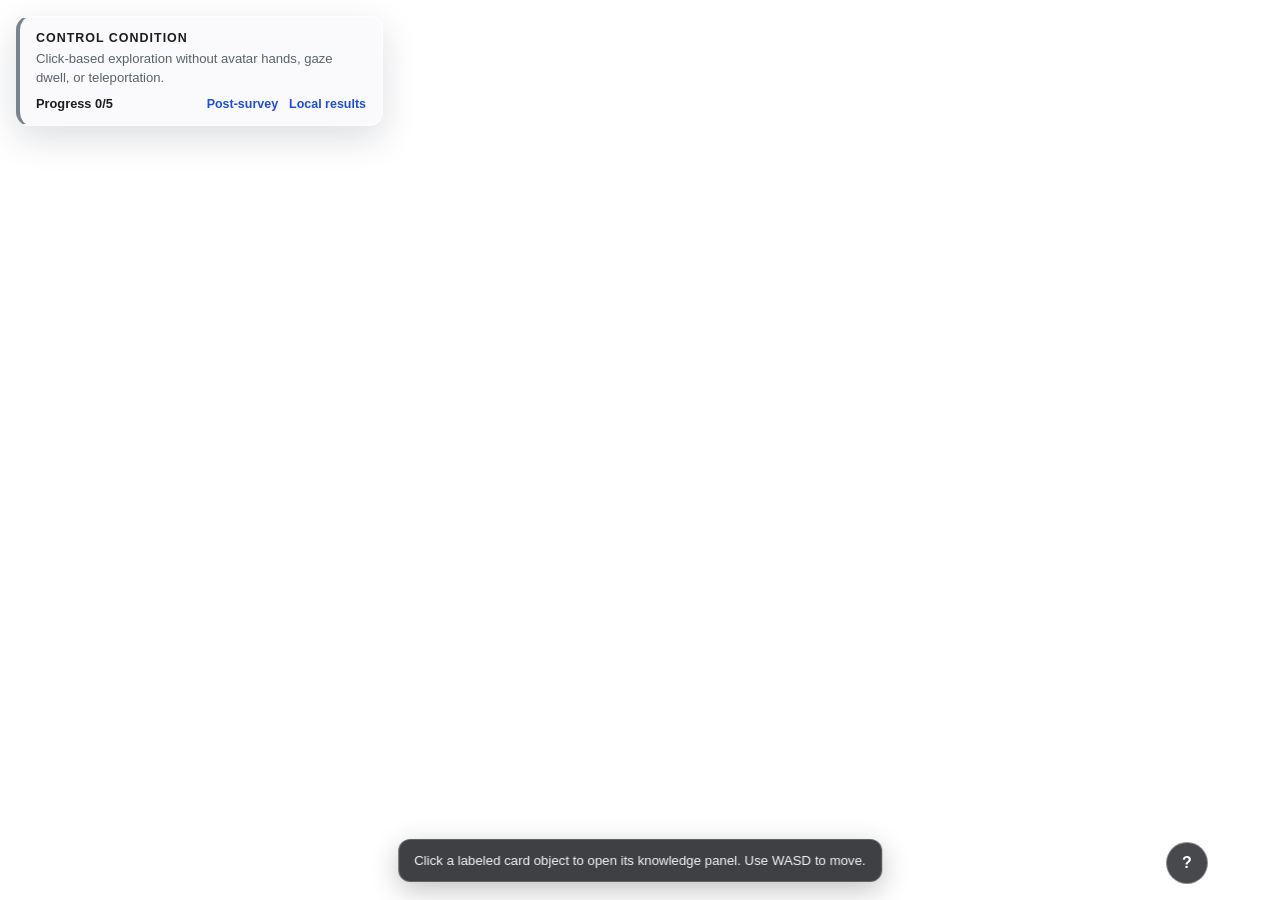
<file: index-control.html>
<!DOCTYPE html>
<html>
<head>
  <meta charset="utf-8">
  <title>VR Embodied Learning — Control Condition</title>
  <meta name="description" content="Control condition: text-based learning without embodied interaction">
  <script src="https://aframe.io/releases/1.5.0/aframe.min.js"></script>
  <script src="assets/js/research-storage.js"></script>
  <link rel="stylesheet" href="assets/css/vr-scene-ui.css">
  <script src="assets/js/vr-scene-ui.js"></script>
</head>
<body>
<aside class="scene-hud control">
  <strong class="scene-hud__condition">Control condition</strong>
  <p class="scene-hud__instruction">Click-based exploration without avatar hands, gaze dwell, or teleportation.</p>
  <div class="scene-hud__footer">
    <span id="scene-progress" class="scene-hud__progress">Progress 0/5</span>
    <span class="scene-hud__links"><a href="survey.html">Post-survey</a><a href="results.html">Local results</a></span>
  </div>
</aside>
<div id="instruction-toast" class="instruction-toast">Click a labeled card object to open its knowledge panel. Use WASD to move.</div>
<button id="instruction-toggle" class="instruction-toggle" type="button" aria-label="Show instructions" onclick="VRSceneUI.showInstructions(); event.stopPropagation();">?</button>
<aside id="knowledge-panel" class="knowledge-panel" aria-hidden="true">
  <button id="knowledge-panel-close" class="knowledge-panel__close" type="button" aria-label="Close knowledge card">×</button>
  <div class="knowledge-panel__index"></div>
  <h2></h2><p></p><ul></ul>
</aside>

<script>
/**
 * Control-condition scene logic.
 * Developer: Xiala Dilimulati, 2025.
 * The environment and learning topics remain credible while embodied
 * affordances are removed for an exploratory between-condition comparison.
 */
// CONTROL CONDITION DESIGN RATIONALE
// Embodied affordances such as avatar hands, gaze dwell activation,
// and teleport feedback are deliberately removed to create a comparison
// condition with the same learning content but reduced bodily agency cues.
const BehaviorLog = {
  sessionStart: Date.now(),
  events: JSON.parse(localStorage.getItem('vr-behavior-log-control') || '[]'),
  log(type, detail = {}) {
    const entry = {
      type,
      condition: 'control',
      timestamp: new Date().toISOString(),
      elapsed_time: Math.round((Date.now() - this.sessionStart) / 1000),
      user_action: type,
      ...detail
    };
    this.events.push(entry);
    localStorage.setItem('vr-behavior-log-control', JSON.stringify(this.events));
    console.log('[BehaviorLog-Control]', entry);
  }
};

// ─── Progress tracking ───────────────────────────────────────
const Progress = {
  data: JSON.parse(localStorage.getItem('vr-learning-progress-control') || '{}'),
  save() { localStorage.setItem('vr-learning-progress-control', JSON.stringify(this.data)); },
  markVisited(id) {
    this.data[id] = { visited: true, time: new Date().toISOString() };
    this.save();
  },
  getCount() { return Object.keys(this.data).length; }
};

// ─── Click-to-open component (no gaze, no teleport) ─────────
AFRAME.registerComponent('click-trigger', {
  schema: { targetId: { default: '' } },
  init() {
    this.el.addEventListener('click', () => {
      Progress.markVisited(this.data.targetId);
      BehaviorLog.log('card_open', { card_id: this.data.targetId, user_action: 'object_click' });
      VRSceneUI.openCard(this.data.targetId);
      updateHUD();
    });
  }
});

function updateHUD() {
  VRSceneUI.updateProgress(Progress.getCount());
}

window.addEventListener('load', () => {
  ResearchStorage.setSelectedCondition('control');
  VRSceneUI.initialize();
  BehaviorLog.log('session_start');
  updateHUD();
});

window.onKnowledgeCardClose = (cardId) => BehaviorLog.log('card_close', { card_id: cardId, user_action: 'panel_close' });

window.addEventListener('beforeunload', () => {
  BehaviorLog.log('session_end', {
    cards_visited: Progress.getCount(),
    session_duration: Math.round((Date.now() - BehaviorLog.sessionStart) / 1000)
  });
});
</script>

<a-scene
  fog="type: linear; color: #e8f4f8; near: 15; far: 40"
  background="color: #e8f4f8"
  cursor="rayOrigin: mouse"
  raycaster="objects: .interactive">

  <!-- ─── Lighting ─── -->
  <a-light type="ambient" color="#eaf1f5" intensity="0.72"></a-light>
  <a-light type="directional" position="2 4 1" intensity="0.65" color="#fff6e8"></a-light>
  <a-light type="point" position="-2 3.2 0" intensity="0.4" color="#fff0cc"></a-light>
  <a-light type="point" position="2 3.2 0"  intensity="0.4" color="#fff0cc"></a-light>

  <!-- ─── Floor ─── -->
  <a-plane
    position="0 0 0"
    rotation="-90 0 0"
    width="20" height="20"
    color="#a9a39a">
  </a-plane>

  <!-- ─── Ceiling ─── -->
  <a-plane position="0 3.5 0" rotation="90 0 0" width="20" height="20" color="#eef0f2"></a-plane>

  <!-- ─── Walls ─── -->
  <a-box position="0 1.75 -7"  width="20" height="3.5" depth="0.1" color="#d9dcdf"></a-box>
  <a-box position="0 1.75 7"   width="20" height="3.5" depth="0.1" color="#d9dcdf"></a-box>
  <a-box position="-7 1.75 0"  width="0.1" height="3.5" depth="14" color="#d9dcdf"></a-box>
  <a-box position="7 1.75 0"   width="0.1" height="3.5" depth="14" color="#d9dcdf"></a-box>
  <!-- Subtle baseboards and floor divisions -->
  <a-box position="0 0.08 -6.88" width="14" height="0.16" depth="0.08" color="#8c8b87"></a-box>
  <a-box position="0 0.08 6.88" width="14" height="0.16" depth="0.08" color="#8c8b87"></a-box>
  <a-box position="-6.88 0.08 0" width="0.08" height="0.16" depth="14" color="#8c8b87"></a-box>
  <a-box position="6.88 0.08 0" width="0.08" height="0.16" depth="14" color="#8c8b87"></a-box>
  <a-plane position="0 0.006 -2.3" rotation="-90 0 0" width="13.5" height="0.025" color="#8f8b83"></a-plane>
  <a-plane position="0 0.006 2.3" rotation="-90 0 0" width="13.5" height="0.025" color="#8f8b83"></a-plane>

  <!-- ─── Blackboard ─── -->
  <a-box position="0 2.0 -6.85" width="6" height="2" depth="0.05" color="#26343b"></a-box>
  <a-box position="0 3.08 -6.78" width="6.2" height="0.08" depth="0.04" color="#6b6257"></a-box>
  <a-box position="0 0.92 -6.78" width="6.2" height="0.08" depth="0.04" color="#6b6257"></a-box>
  <a-box position="-3.06 2 -6.78" width="0.08" height="2.2" depth="0.04" color="#6b6257"></a-box>
  <a-box position="3.06 2 -6.78" width="0.08" height="2.2" depth="0.04" color="#6b6257"></a-box>
  <a-text value="Embodied Learning Research Lab" position="0 2.2 -6.75" align="center" color="#ffffff" width="7"></a-text>
  <a-text value="Presence  |  Agency  |  Engagement" position="0 1.85 -6.75" align="center" color="#dbe4e8" width="5"></a-text>
  <a-box position="0 1.05 -6.8" width="6" height="0.08" depth="0.12" color="#8B6914"></a-box>

  <!-- ─── Lectern ─── -->
  <a-box position="0 0.5 -5.5"  width="1.5" height="1.0" depth="0.8" color="#8B6914"></a-box>
  <a-box position="0 1.02 -5.5" width="1.6" height="0.05" depth="0.9" color="#a07828"></a-box>

  <!-- ─── Desks (3x2) ─── -->
  <a-entity position="-3 0 -2">
    <a-box position="0 0.4 0" width="1.2" height="0.05" depth="0.7" color="#c8a86e"></a-box>
    <a-box position="-0.5 0.2 -0.3" width="0.05" height="0.4" depth="0.05" color="#8B6914"></a-box>
    <a-box position="0.5 0.2 -0.3"  width="0.05" height="0.4" depth="0.05" color="#8B6914"></a-box>
    <a-box position="-0.5 0.2 0.3"  width="0.05" height="0.4" depth="0.05" color="#8B6914"></a-box>
    <a-box position="0.5 0.2 0.3"   width="0.05" height="0.4" depth="0.05" color="#8B6914"></a-box>
  </a-entity>
  <a-entity position="0 0 -2">
    <a-box position="0 0.4 0" width="1.2" height="0.05" depth="0.7" color="#c8a86e"></a-box>
    <a-box position="-0.5 0.2 -0.3" width="0.05" height="0.4" depth="0.05" color="#8B6914"></a-box>
    <a-box position="0.5 0.2 -0.3"  width="0.05" height="0.4" depth="0.05" color="#8B6914"></a-box>
    <a-box position="-0.5 0.2 0.3"  width="0.05" height="0.4" depth="0.05" color="#8B6914"></a-box>
    <a-box position="0.5 0.2 0.3"   width="0.05" height="0.4" depth="0.05" color="#8B6914"></a-box>
  </a-entity>
  <a-entity position="3 0 -2">
    <a-box position="0 0.4 0" width="1.2" height="0.05" depth="0.7" color="#c8a86e"></a-box>
    <a-box position="-0.5 0.2 -0.3" width="0.05" height="0.4" depth="0.05" color="#8B6914"></a-box>
    <a-box position="0.5 0.2 -0.3"  width="0.05" height="0.4" depth="0.05" color="#8B6914"></a-box>
    <a-box position="-0.5 0.2 0.3"  width="0.05" height="0.4" depth="0.05" color="#8B6914"></a-box>
    <a-box position="0.5 0.2 0.3"   width="0.05" height="0.4" depth="0.05" color="#8B6914"></a-box>
  </a-entity>
  <a-entity position="-3 0 1">
    <a-box position="0 0.4 0" width="1.2" height="0.05" depth="0.7" color="#c8a86e"></a-box>
    <a-box position="-0.5 0.2 -0.3" width="0.05" height="0.4" depth="0.05" color="#8B6914"></a-box>
    <a-box position="0.5 0.2 -0.3"  width="0.05" height="0.4" depth="0.05" color="#8B6914"></a-box>
    <a-box position="-0.5 0.2 0.3"  width="0.05" height="0.4" depth="0.05" color="#8B6914"></a-box>
    <a-box position="0.5 0.2 0.3"   width="0.05" height="0.4" depth="0.05" color="#8B6914"></a-box>
  </a-entity>
  <a-entity position="0 0 1">
    <a-box position="0 0.4 0" width="1.2" height="0.05" depth="0.7" color="#c8a86e"></a-box>
    <a-box position="-0.5 0.2 -0.3" width="0.05" height="0.4" depth="0.05" color="#8B6914"></a-box>
    <a-box position="0.5 0.2 -0.3"  width="0.05" height="0.4" depth="0.05" color="#8B6914"></a-box>
    <a-box position="-0.5 0.2 0.3"  width="0.05" height="0.4" depth="0.05" color="#8B6914"></a-box>
    <a-box position="0.5 0.2 0.3"   width="0.05" height="0.4" depth="0.05" color="#8B6914"></a-box>
  </a-entity>
  <a-entity position="3 0 1">
    <a-box position="0 0.4 0" width="1.2" height="0.05" depth="0.7" color="#c8a86e"></a-box>
    <a-box position="-0.5 0.2 -0.3" width="0.05" height="0.4" depth="0.05" color="#8B6914"></a-box>
    <a-box position="0.5 0.2 -0.3"  width="0.05" height="0.4" depth="0.05" color="#8B6914"></a-box>
    <a-box position="-0.5 0.2 0.3"  width="0.05" height="0.4" depth="0.05" color="#8B6914"></a-box>
    <a-box position="0.5 0.2 0.3"   width="0.05" height="0.4" depth="0.05" color="#8B6914"></a-box>
  </a-entity>

  <!-- ─── Chairs ─── -->
  <a-box position="-3 0.22 -1.4" width="0.6" height="0.05" depth="0.6" color="#5d8aa8"></a-box>
  <a-box position="0 0.22 -1.4"  width="0.6" height="0.05" depth="0.6" color="#5d8aa8"></a-box>
  <a-box position="3 0.22 -1.4"  width="0.6" height="0.05" depth="0.6" color="#5d8aa8"></a-box>
  <a-box position="-3 0.22 1.6"  width="0.6" height="0.05" depth="0.6" color="#5d8aa8"></a-box>
  <a-box position="0 0.22 1.6"   width="0.6" height="0.05" depth="0.6" color="#5d8aa8"></a-box>
  <a-box position="3 0.22 1.6"   width="0.6" height="0.05" depth="0.6" color="#5d8aa8"></a-box>

  <!-- ─── Windows ─── -->
  <a-box position="-6.95 2.2 -2" width="0.05" height="1.4" depth="2" color="#aaddff" opacity="0.4" transparent="true"></a-box>
  <a-box position="-6.95 2.2 2"  width="0.05" height="1.4" depth="2" color="#aaddff" opacity="0.4" transparent="true"></a-box>

  <!-- Minimal research-lab wall panels and bookshelf -->
  <a-box position="6.9 2.25 -2.5" width="0.04" height="1.2" depth="2.2" color="#d9e3e8"></a-box>
  <a-box position="6.84 2.25 -2.5" width="0.03" height="1.34" depth="2.34" color="#56616b"></a-box>
  <a-text value="RESEARCH DISPLAY" position="6.77 2.25 -2.5" rotation="0 -90 0" align="center" color="#52616c" width="2.2"></a-text>
  <a-box position="6.75 0.85 2.8" width="0.45" height="1.7" depth="2.4" color="#59636c"></a-box>
  <a-box position="6.5 0.55 2.8" width="0.08" height="0.08" depth="2.1" color="#d5d9dc"></a-box>
  <a-box position="6.5 1.05 2.8" width="0.08" height="0.08" depth="2.1" color="#d5d9dc"></a-box>
  <a-box position="6.5 1.55 2.8" width="0.08" height="0.08" depth="2.1" color="#d5d9dc"></a-box>

  <!-- ════════════════════════════════════
       5 Knowledge Cards (click to open)
       Note: no gaze, no avatar hands
  ════════════════════════════════════ -->

  <!-- Card 1: Embodied Cognition -->
  <a-entity position="-4 1.2 -6.5">
    <a-box
      id="trigger-1"
      class="interactive"
      click-trigger="targetId: card-1"
      width="0.36" height="0.36" depth="0.36"
      color="#687783"
      animation__hover="property: scale; to: 1.2 1.2 1.2; dur: 150; startEvents: mouseenter"
      animation__leave="property: scale; to: 1 1 1; dur: 150; startEvents: mouseleave">
    </a-box>
    <a-text value="Card 01" position="0 0.32 0" align="center" color="#303941" width="1.8"></a-text>
  </a-entity>

  <!-- Card 2: VR Presence -->
  <a-entity position="4 1.2 -6.5">
    <a-box
      id="trigger-2"
      class="interactive"
      click-trigger="targetId: card-2"
      width="0.36" height="0.36" depth="0.36"
      color="#687783"
      animation__hover="property: scale; to: 1.2 1.2 1.2; dur: 150; startEvents: mouseenter"
      animation__leave="property: scale; to: 1 1 1; dur: 150; startEvents: mouseleave">
    </a-box>
    <a-text value="Card 02" position="0 0.32 0" align="center" color="#303941" width="1.8"></a-text>
  </a-entity>

  <!-- Card 3: Body Ownership -->
  <a-entity position="-2 1.2 -3">
    <a-box
      id="trigger-3"
      class="interactive"
      click-trigger="targetId: card-3"
      width="0.36" height="0.36" depth="0.36"
      color="#687783"
      animation__hover="property: scale; to: 1.2 1.2 1.2; dur: 150; startEvents: mouseenter"
      animation__leave="property: scale; to: 1 1 1; dur: 150; startEvents: mouseleave">
    </a-box>
    <a-text value="Card 03" position="0 0.32 0" align="center" color="#303941" width="1.8"></a-text>
  </a-entity>

  <!-- Card 4: Learning Engagement -->
  <a-entity position="2 1.2 -3">
    <a-box
      id="trigger-4"
      class="interactive"
      click-trigger="targetId: card-4"
      width="0.36" height="0.36" depth="0.36"
      color="#687783"
      animation__hover="property: scale; to: 1.2 1.2 1.2; dur: 150; startEvents: mouseenter"
      animation__leave="property: scale; to: 1 1 1; dur: 150; startEvents: mouseleave">
    </a-box>
    <a-text value="Card 04" position="0 0.32 0" align="center" color="#303941" width="1.8"></a-text>
  </a-entity>

  <!-- Card 5: Research Design -->
  <a-entity position="0 1.2 0">
    <a-box
      id="trigger-5"
      class="interactive"
      click-trigger="targetId: card-5"
      width="0.36" height="0.36" depth="0.36"
      color="#687783"
      animation__hover="property: scale; to: 1.2 1.2 1.2; dur: 150; startEvents: mouseenter"
      animation__leave="property: scale; to: 1 1 1; dur: 150; startEvents: mouseleave">
    </a-box>
    <a-text value="Card 05" position="0 0.32 0" align="center" color="#303941" width="1.8"></a-text>
  </a-entity>

  <!-- Control camera intentionally contains no body-referenced affordances. -->
  <a-camera id="camera" position="0 1.6 4" wasd-controls-enabled="true">
    <a-cursor
      color="#f2f4f6"
      animation__click="property: scale; startEvents: click; from: 0.1 0.1 0.1; to: 1 1 1; dur: 150"
      raycaster="objects: .interactive">
    </a-cursor>
  </a-camera>

</a-scene>

<script>
window.addEventListener('load', updateHUD);
</script>

</body>
</html>
</file>
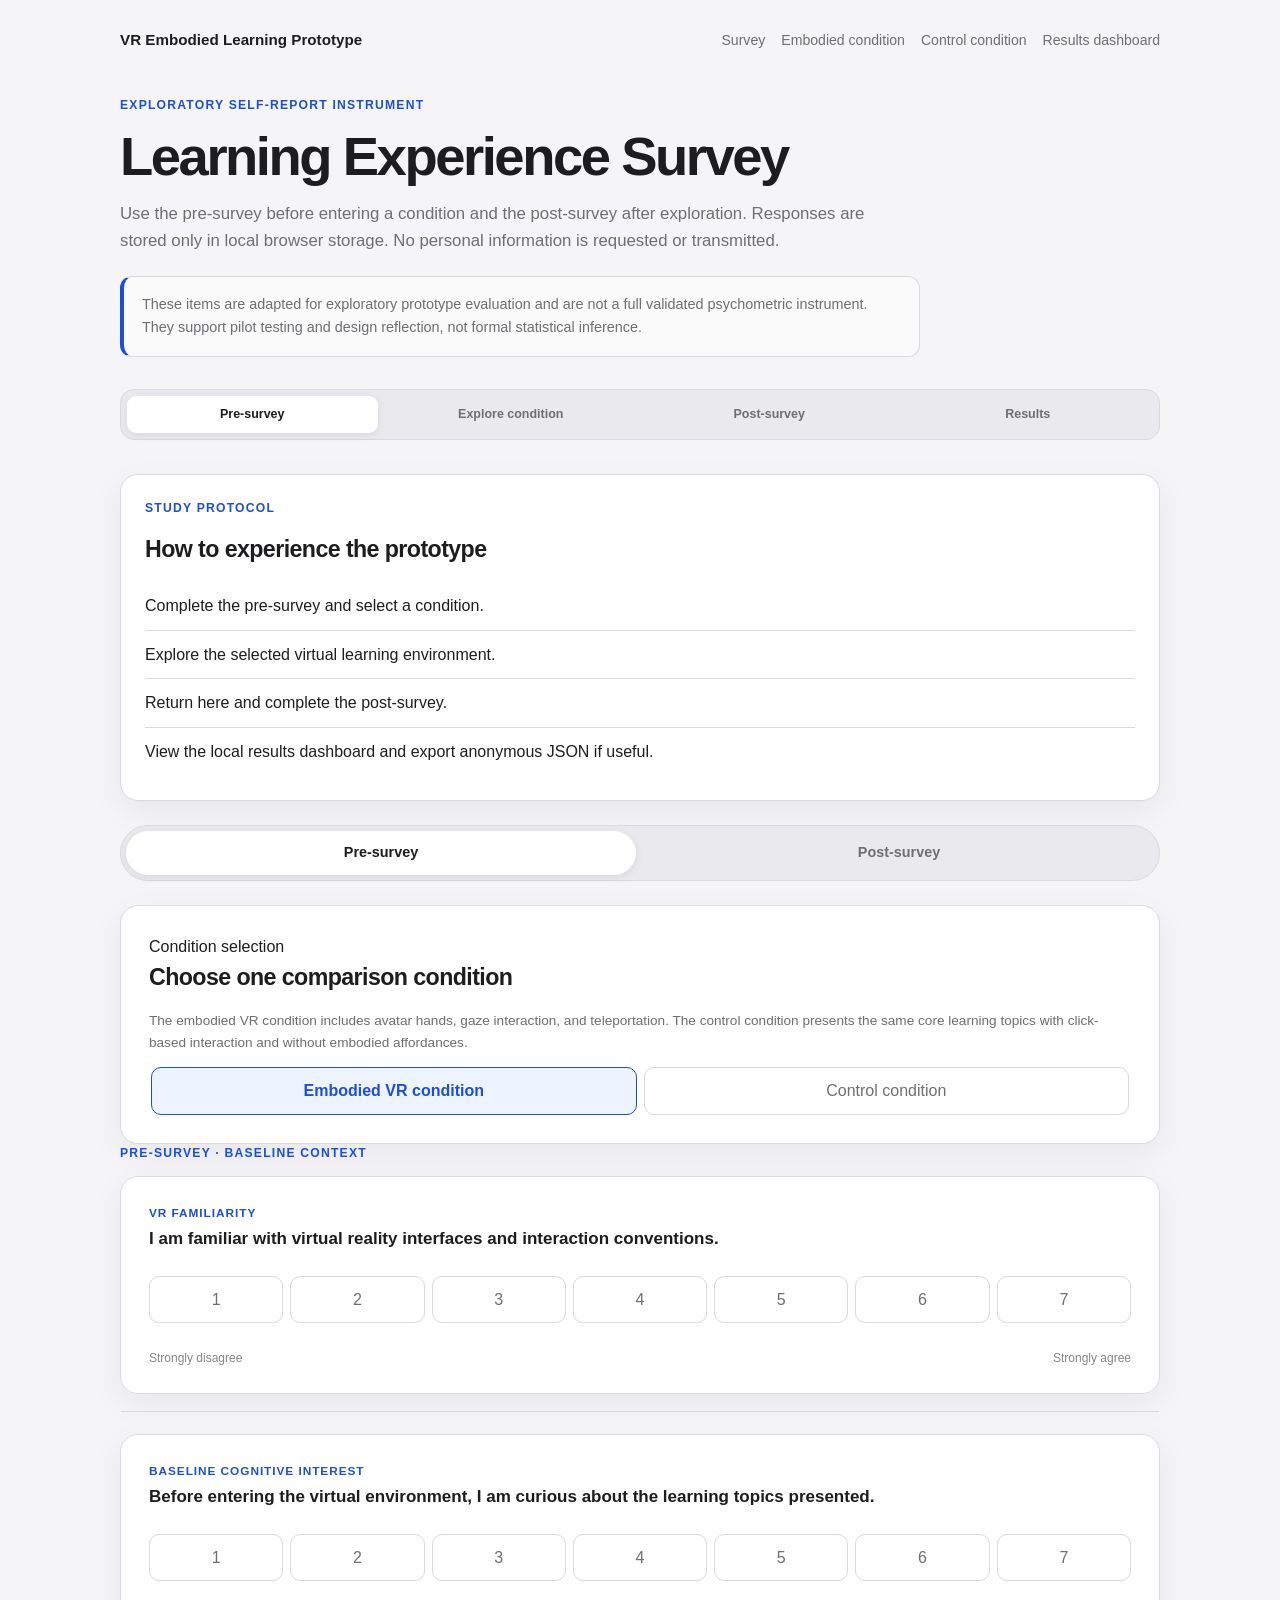
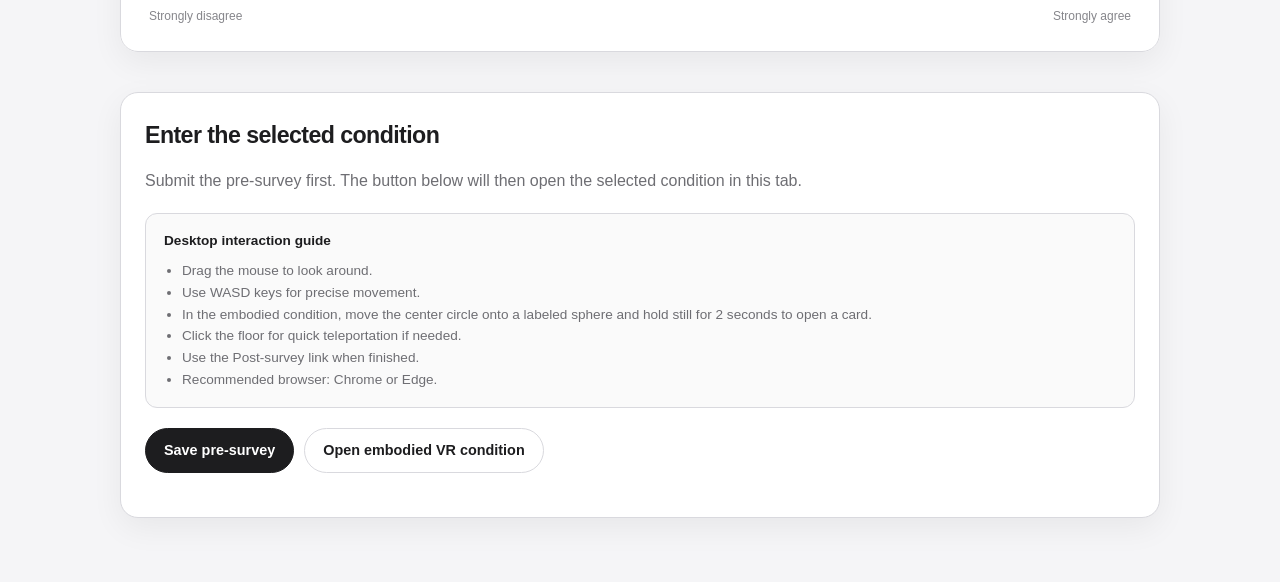
<file: survey.html>
<!DOCTYPE html>
<html lang="en">
<head>
  <meta charset="utf-8">
  <meta name="viewport" content="width=device-width, initial-scale=1">
  <title>Self-Report Instrument | VR Embodied Learning Prototype</title>
  <meta name="description" content="Pre- and post-experience self-report instrument for an exploratory browser-based WebVR research prototype.">
  <link rel="stylesheet" href="assets/css/research-ui.css">
  <script src="assets/js/research-storage.js"></script>
</head>
<body>
  <main class="site-shell">
    <header class="topbar">
      <a class="brand" href="README.md">VR Embodied Learning Prototype</a>
      <nav aria-label="Project navigation">
        <a href="survey.html">Survey</a>
        <a href="index.html">Embodied condition</a>
        <a href="index-control.html">Control condition</a>
        <a href="results.html">Results dashboard</a>
      </nav>
    </header>

    <section class="hero">
      <p class="eyebrow">Exploratory self-report instrument</p>
      <h1>Learning Experience Survey</h1>
      <p class="lede">Use the pre-survey before entering a condition and the post-survey after exploration. Responses are stored only in local browser storage. No personal information is requested or transmitted.</p>
      <div class="notice">
        These items are adapted for exploratory prototype evaluation and are not a full validated psychometric instrument. They support pilot testing and design reflection, not formal statistical inference.
      </div>
    </section>

    <div class="protocol-steps" aria-label="Study protocol">
      <div id="protocol-pre" class="protocol-step active">Pre-survey</div>
      <div class="protocol-step">Explore condition</div>
      <div id="protocol-post" class="protocol-step">Post-survey</div>
      <div class="protocol-step">Results</div>
    </div>

    <section class="card" aria-labelledby="flow-title">
      <p class="section-label">Study protocol</p>
      <h2 id="flow-title">How to experience the prototype</h2>
      <ol class="flow-list">
        <li>Complete the pre-survey and select a condition.</li>
        <li>Explore the selected virtual learning environment.</li>
        <li>Return here and complete the post-survey.</li>
        <li>View the local results dashboard and export anonymous JSON if useful.</li>
      </ol>
    </section>

    <div class="tabs" role="tablist" aria-label="Survey phase">
      <button id="tab-pre" class="active" type="button" onclick="switchPhase('pre')">Pre-survey</button>
      <button id="tab-post" type="button" onclick="switchPhase('post')">Post-survey</button>
    </div>

    <form id="survey-form">
      <section id="phase-pre" aria-labelledby="pre-title">
        <div class="card condition-card">
          <span class="construct">Condition selection</span>
          <h2 id="pre-title">Choose one comparison condition</h2>
          <p class="muted small">The embodied VR condition includes avatar hands, gaze interaction, and teleportation. The control condition presents the same core learning topics with click-based interaction and without embodied affordances.</p>
          <fieldset class="condition-options">
            <label><input type="radio" name="condition" value="embodied" checked><span>Embodied VR condition</span></label>
            <label><input type="radio" name="condition" value="control"><span>Control condition</span></label>
          </fieldset>
        </div>

        <p class="section-label">Pre-survey · Baseline context</p>
        <div id="pre-questions"></div>

        <div class="card">
          <h2>Enter the selected condition</h2>
          <p class="muted">Submit the pre-survey first. The button below will then open the selected condition in this tab.</p>
          <div class="desktop-guide">
            <strong>Desktop interaction guide</strong>
            <ul>
              <li>Drag the mouse to look around.</li>
              <li>Use WASD keys for precise movement.</li>
              <li>In the embodied condition, move the center circle onto a labeled sphere and hold still for 2 seconds to open a card.</li>
              <li>Click the floor for quick teleportation if needed.</li>
              <li>Use the Post-survey link when finished.</li>
              <li>Recommended browser: Chrome or Edge.</li>
            </ul>
          </div>
          <div class="button-row">
            <button type="button" onclick="submitSurvey()">Save pre-survey</button>
            <a id="condition-link" class="button secondary" href="index.html">Open embodied VR condition</a>
          </div>
        </div>
      </section>

      <section id="phase-post" class="hidden" aria-labelledby="post-title">
        <p class="section-label">Post-survey · Experience reflection</p>
        <h2 id="post-title">Reflect on the condition you explored</h2>
        <p class="muted">Rate each statement from 1 (strongly disagree) to 7 (strongly agree). For the control condition, body ownership and embodied-affordance items may appropriately receive low ratings.</p>
        <div id="post-questions"></div>
        <div class="button-row">
          <button type="button" onclick="submitSurvey()">Save post-survey and view results</button>
          <a class="button secondary" href="results.html">View current local results</a>
        </div>
      </section>
    </form>
  </main>

  <div id="toast" class="toast" role="status">Saved to local browser storage.</div>

  <script>
    /**
     * Survey flow for the exploratory prototype.
     * Developer: Xiala Dilimulati, 2025.
     * Responses contain construct ratings and timestamps only; no personal
     * information is requested. Values are stored locally for offline export.
     */
    const QUESTIONS = {
      pre: [
        ["q1", "VR familiarity", "I am familiar with virtual reality interfaces and interaction conventions."],
        ["q2", "Baseline cognitive interest", "Before entering the virtual environment, I am curious about the learning topics presented."]
      ],
      post: [
        ["q3", "Spatial presence", "During the experience, I felt spatially present in the virtual classroom."],
        ["q4", "Body ownership illusion", "The virtual hands felt connected to my own body."],
        ["q5", "Agency", "I felt that my actions meaningfully controlled how I explored the virtual environment."],
        ["q6", "Cognitive engagement", "I actively considered the concepts presented in the knowledge cards."],
        ["q7", "Emotional engagement", "The experience sustained my interest in the learning content."],
        ["q8", "Perceived learning", "I feel that the experience helped me understand the presented concepts."],
        ["q9", "Embodied interaction", "Spatial movement or attention-directed interaction supported my exploration."]
      ]
    };

    let currentPhase = "pre";

    function questionMarkup([id, construct, text]) {
      const options = Array.from({ length: 7 }, (_, index) => {
        const value = index + 1;
        return `<label><input type="radio" name="${id}" value="${value}"><span>${value}</span></label>`;
      }).join("");
      return `<fieldset class="card question" aria-label="${construct}: ${text}">
        <div class="question-text"><span class="construct">${construct}</span>${text}</div>
        <div class="likert">${options}</div>
        <div class="scale-ends"><span>Strongly disagree</span><span>Strongly agree</span></div>
      </fieldset>`;
    }

    function renderQuestions() {
      document.getElementById("pre-questions").innerHTML = QUESTIONS.pre.map(questionMarkup).join("");
      document.getElementById("post-questions").innerHTML = QUESTIONS.post.map(questionMarkup).join("");
      restoreSavedValues();
    }

    function restoreSavedValues() {
      const saved = ResearchStorage.read(ResearchStorage.KEYS.survey, {});
      Object.entries(saved).forEach(([key, value]) => {
        const input = document.querySelector(`input[name="${key}"][value="${value}"]`);
        if (input) input.checked = true;
      });
      const condition = ResearchStorage.getSelectedCondition();
      const conditionInput = document.querySelector(`input[name="condition"][value="${condition}"]`);
      if (conditionInput) conditionInput.checked = true;
      updateConditionLink();
    }

    function switchPhase(phase) {
      currentPhase = phase;
      document.getElementById("phase-pre").classList.toggle("hidden", phase !== "pre");
      document.getElementById("phase-post").classList.toggle("hidden", phase !== "post");
      document.getElementById("tab-pre").classList.toggle("active", phase === "pre");
      document.getElementById("tab-post").classList.toggle("active", phase === "post");
      document.getElementById("protocol-pre").classList.toggle("active", phase === "pre");
      document.getElementById("protocol-post").classList.toggle("active", phase === "post");
    }

    function updateConditionLink() {
      const selected = document.querySelector('input[name="condition"]:checked')?.value || "embodied";
      const link = document.getElementById("condition-link");
      link.href = selected === "control" ? "index-control.html" : "index.html";
      link.textContent = selected === "control" ? "Open control condition" : "Open embodied VR condition";
    }

    function showToast(message) {
      const toast = document.getElementById("toast");
      toast.textContent = message;
      toast.classList.add("show");
      setTimeout(() => toast.classList.remove("show"), 2200);
    }

    function submitSurvey() {
      const questionSet = QUESTIONS[currentPhase];
      const responses = {};
      const missing = [];

      questionSet.forEach(([id]) => {
        const selected = document.querySelector(`input[name="${id}"]:checked`);
        if (!selected) missing.push(id);
        else responses[id] = Number(selected.value);
      });

      if (missing.length) {
        alert("Please answer every item in the current survey phase.");
        return;
      }

      const condition = document.querySelector('input[name="condition"]:checked')?.value || ResearchStorage.getSelectedCondition();
      ResearchStorage.setSelectedCondition(condition);

      // Store construct ratings, selected condition, and phase timestamps locally
      // so the results dashboard and offline analysis can describe the session.
      const saved = ResearchStorage.read(ResearchStorage.KEYS.survey, {});
      ResearchStorage.write(ResearchStorage.KEYS.survey, {
        ...saved,
        ...responses,
        condition,
        [`${currentPhase}_timestamp`]: new Date().toISOString()
      });

      if (currentPhase === "pre") {
        updateConditionLink();
        showToast("Pre-survey saved locally. Open the selected condition when ready.");
      } else {
        window.location.href = "results.html";
      }
    }

    document.querySelectorAll('input[name="condition"]').forEach((input) => {
      input.addEventListener("change", () => {
        ResearchStorage.setSelectedCondition(input.value);
        updateConditionLink();
      });
    });

    renderQuestions();
  </script>
</body>
</html>
</file>
<file: assets/css/vr-scene-ui.css>
:root {
  font-family: -apple-system, BlinkMacSystemFont, "Segoe UI", Helvetica, Arial, sans-serif;
}

.scene-hud {
  position: fixed;
  z-index: 30;
  top: 16px;
  left: 16px;
  width: min(330px, calc(100vw - 32px));
  padding: 14px 16px;
  border: 1px solid rgba(255, 255, 255, 0.62);
  border-left: 4px solid #22252b;
  border-radius: 14px;
  background: rgba(250, 250, 252, 0.9);
  color: #1d1d1f;
  box-shadow: 0 12px 36px rgba(16, 24, 40, 0.14);
  backdrop-filter: blur(14px);
}

.scene-hud.control { border-left-color: #7a828d; }

.scene-hud__condition {
  display: block;
  margin-bottom: 4px;
  font-size: 0.78rem;
  font-weight: 760;
  letter-spacing: 0.08em;
  text-transform: uppercase;
}

.scene-hud__instruction {
  margin: 0 0 9px;
  color: #5b616b;
  font-size: 0.82rem;
  line-height: 1.45;
}

.scene-hud__footer {
  display: flex;
  align-items: center;
  justify-content: space-between;
  gap: 12px;
}

.scene-hud__progress {
  font-size: 0.8rem;
  font-weight: 700;
}

.scene-hud__links {
  display: flex;
  gap: 11px;
}

.scene-hud a {
  color: #1d4ed8;
  font-size: 0.78rem;
  font-weight: 650;
  text-decoration: none;
}

.instruction-toast {
  position: fixed;
  z-index: 29;
  bottom: 18px;
  left: 50%;
  max-width: min(620px, calc(100vw - 96px));
  padding: 11px 15px;
  border: 1px solid rgba(255, 255, 255, 0.18);
  border-radius: 12px;
  background: rgba(20, 23, 28, 0.82);
  color: #f5f5f7;
  font-size: 0.83rem;
  line-height: 1.45;
  box-shadow: 0 8px 28px rgba(0, 0, 0, 0.24);
  backdrop-filter: blur(12px);
  opacity: 1;
  transform: translate(-50%, 0);
  transition: opacity 0.25s ease, transform 0.25s ease;
}

.instruction-toast.hidden {
  pointer-events: none;
  opacity: 0;
  transform: translate(-50%, 12px);
}

.instruction-toggle {
  position: fixed;
  z-index: 31;
  right: 72px;
  bottom: 16px;
  width: 42px;
  height: 42px;
  border: 1px solid rgba(255, 255, 255, 0.36);
  border-radius: 50%;
  background: rgba(20, 23, 28, 0.78);
  color: #fff;
  cursor: pointer;
  font: 700 1rem/1 -apple-system, BlinkMacSystemFont, "Segoe UI", sans-serif;
  backdrop-filter: blur(10px);
}

.scene-tool-button {
  position: fixed;
  z-index: 31;
  bottom: 16px;
  width: 42px;
  height: 42px;
  border: 1px solid rgba(255, 255, 255, 0.36);
  border-radius: 50%;
  background: rgba(20, 23, 28, 0.78);
  color: #fff;
  cursor: pointer;
  font: 700 1rem/1 -apple-system, BlinkMacSystemFont, "Segoe UI", sans-serif;
  backdrop-filter: blur(10px);
}

.research-toggle { right: 72px; }
.controls-toggle { right: 124px; font-size: 18px; }

.scene-tool-button:hover,
.scene-tool-button:focus-visible,
.scene-tool-button[aria-expanded="true"] {
  background: rgba(18, 24, 32, 0.94);
  border-color: rgba(255, 255, 255, 0.58);
  outline: none;
}

.scene-help-panel {
  position: fixed;
  z-index: 31;
  right: 16px;
  bottom: 70px;
  width: min(330px, calc(100vw - 32px));
  padding: 18px 20px;
  border: 1px solid rgba(255, 255, 255, 0.18);
  border-radius: 14px;
  background: rgba(18, 24, 32, 0.92);
  color: #f5f7fa;
  box-shadow: 0 16px 42px rgba(0, 0, 0, 0.28);
  backdrop-filter: blur(14px);
}

.scene-help-panel.hidden { display: none; }
.scene-help-panel h2 { margin: 0 0 8px; font-size: 1rem; }
.scene-help-panel p,
.scene-help-panel li { font-size: 0.82rem; line-height: 1.5; }
.scene-help-panel p { margin: 0 0 10px; }
.scene-help-panel p:last-child { margin-bottom: 0; }
.scene-help-panel ul { margin: 10px 0 0; padding-left: 18px; }
.scene-help-panel li + li { margin-top: 5px; }

.gaze-progress {
  --gaze-progress: 0deg;
  position: fixed;
  z-index: 28;
  top: 50%;
  left: 50%;
  width: 30px;
  height: 30px;
  border-radius: 50%;
  background: conic-gradient(rgba(255, 255, 255, 0.92) var(--gaze-progress), rgba(255, 255, 255, 0.12) 0);
  opacity: 0;
  pointer-events: none;
  transform: translate(-50%, -50%);
  transition: opacity 0.15s ease;
  -webkit-mask: radial-gradient(circle, transparent 52%, #000 56%);
  mask: radial-gradient(circle, transparent 52%, #000 56%);
}

.gaze-progress.active { opacity: 1; }

.welcome-overlay {
  position: fixed;
  z-index: 50;
  inset: 0;
  display: grid;
  place-items: center;
  padding: 24px;
  background: rgba(15, 18, 23, 0.78);
  backdrop-filter: blur(12px);
}

.welcome-overlay.hidden { display: none; }

.welcome-panel {
  width: min(540px, 100%);
  padding: 30px;
  border: 1px solid rgba(255, 255, 255, 0.55);
  border-radius: 20px;
  background: rgba(255, 255, 255, 0.97);
  color: #1d1d1f;
  box-shadow: 0 24px 70px rgba(0, 0, 0, 0.32);
}

.welcome-panel h1 {
  margin: 0 0 12px;
  font-size: 1.75rem;
  letter-spacing: -0.035em;
}

.welcome-panel p,
.welcome-panel li {
  color: #555c66;
  font-size: 0.94rem;
  line-height: 1.55;
}

.welcome-panel ol { margin: 18px 0 24px; padding-left: 22px; }
.welcome-panel li { margin-bottom: 8px; }

.welcome-panel button {
  padding: 11px 18px;
  border: 0;
  border-radius: 999px;
  background: #1d1d1f;
  color: #fff;
  cursor: pointer;
  font: 650 0.9rem/1 -apple-system, BlinkMacSystemFont, "Segoe UI", sans-serif;
}

.knowledge-panel {
  position: fixed;
  z-index: 32;
  top: 50%;
  right: 20px;
  width: min(390px, calc(100vw - 40px));
  padding: 24px;
  border: 1px solid rgba(255, 255, 255, 0.7);
  border-radius: 18px;
  background: rgba(255, 255, 255, 0.96);
  color: #1d1d1f;
  box-shadow: 0 18px 56px rgba(17, 24, 39, 0.24);
  backdrop-filter: blur(18px);
  opacity: 0;
  pointer-events: none;
  transform: translate(18px, -50%);
  transition: opacity 0.2s ease, transform 0.2s ease;
}

.knowledge-panel.open {
  opacity: 1;
  pointer-events: auto;
  transform: translate(0, -50%);
}

.knowledge-panel__close {
  position: absolute;
  top: 12px;
  right: 12px;
  width: 34px;
  height: 34px;
  border: 0;
  border-radius: 50%;
  background: #f0f1f3;
  color: #30343b;
  cursor: pointer;
  font: 700 1rem/1 sans-serif;
}

.knowledge-panel__index {
  margin: 0 0 10px;
  color: #6b7280;
  font-size: 0.72rem;
  font-weight: 750;
  letter-spacing: 0.1em;
  text-transform: uppercase;
}

.knowledge-panel h2 {
  margin: 0 34px 10px 0;
  font-size: 1.4rem;
  line-height: 1.15;
  letter-spacing: -0.025em;
}

.knowledge-panel p {
  margin: 0;
  color: #555c66;
  font-size: 0.93rem;
  line-height: 1.65;
}

.knowledge-panel ul {
  margin: 15px 0 0;
  padding-left: 18px;
  color: #30343b;
  font-size: 0.88rem;
  line-height: 1.55;
}

@media (max-width: 720px) {
  .scene-hud { width: calc(100vw - 32px); }
  .knowledge-panel {
    top: auto;
    right: 16px;
    bottom: 70px;
    left: 16px;
    width: auto;
    transform: translateY(12px);
  }
  .knowledge-panel.open { transform: translateY(0); }
  .instruction-toast { left: 16px; transform: none; }
  .instruction-toast.hidden { transform: translateY(12px); }
  .research-toggle { right: 64px; }
  .controls-toggle { right: 114px; }
  .scene-help-panel {
    right: 12px;
    bottom: 64px;
    width: min(330px, calc(100vw - 24px));
  }
}
</file>
<file: assets/css/research-ui.css>
:root {
  --background: #f5f5f7;
  --surface: #ffffff;
  --surface-muted: #fafafa;
  --text: #1d1d1f;
  --muted: #6e6e73;
  --border: #d9d9de;
  --accent: #1d4ed8;
  --accent-hover: #173ea8;
  --danger: #b42318;
  --success: #16794a;
  --radius: 18px;
  --shadow: 0 10px 32px rgba(0, 0, 0, 0.06);
  font-family: -apple-system, BlinkMacSystemFont, "Segoe UI", Helvetica, Arial, sans-serif;
  color: var(--text);
  background: var(--background);
}

* { box-sizing: border-box; }

body {
  margin: 0;
  background: var(--background);
  color: var(--text);
  line-height: 1.6;
}

a { color: var(--accent); }

.site-shell {
  width: min(1040px, calc(100% - 32px));
  margin: 0 auto;
  padding: 28px 0 64px;
}

.topbar {
  display: flex;
  align-items: center;
  justify-content: space-between;
  gap: 18px;
  margin-bottom: 44px;
}

.brand {
  color: var(--text);
  font-size: 0.95rem;
  font-weight: 700;
  text-decoration: none;
}

.topbar nav {
  display: flex;
  flex-wrap: wrap;
  gap: 16px;
}

.topbar nav a {
  color: var(--muted);
  font-size: 0.88rem;
  text-decoration: none;
}

.topbar nav a:hover { color: var(--text); }

.hero {
  max-width: 800px;
  margin-bottom: 32px;
}

.eyebrow, .section-label {
  color: var(--accent);
  font-size: 0.76rem;
  font-weight: 750;
  letter-spacing: 0.1em;
  text-transform: uppercase;
}

h1, h2, h3, p { margin-top: 0; }

h1 {
  margin-bottom: 14px;
  font-size: clamp(2rem, 5vw, 3.4rem);
  line-height: 1.08;
  letter-spacing: -0.045em;
}

h2 {
  margin-bottom: 14px;
  font-size: 1.45rem;
  letter-spacing: -0.025em;
}

h3 { font-size: 1rem; }

.lede {
  color: var(--muted);
  font-size: 1.05rem;
  max-width: 760px;
}

.notice {
  margin: 22px 0;
  padding: 16px 18px;
  border: 1px solid var(--border);
  border-left: 4px solid var(--accent);
  border-radius: 12px;
  background: var(--surface-muted);
  color: var(--muted);
  font-size: 0.9rem;
}

.grid {
  display: grid;
  grid-template-columns: repeat(2, minmax(0, 1fr));
  gap: 18px;
  margin: 22px 0;
}

.grid.three { grid-template-columns: repeat(3, minmax(0, 1fr)); }

.card {
  padding: 24px;
  border: 1px solid var(--border);
  border-radius: var(--radius);
  background: var(--surface);
  box-shadow: var(--shadow);
}

.card.full { grid-column: 1 / -1; }

.card p:last-child { margin-bottom: 0; }

.muted { color: var(--muted); }
.small { font-size: 0.85rem; }

.button-row {
  display: flex;
  flex-wrap: wrap;
  gap: 10px;
  margin: 20px 0;
}

.button, button {
  display: inline-flex;
  align-items: center;
  justify-content: center;
  min-height: 44px;
  padding: 10px 18px;
  border: 1px solid var(--text);
  border-radius: 999px;
  background: var(--text);
  color: #fff;
  cursor: pointer;
  font: inherit;
  font-size: 0.9rem;
  font-weight: 650;
  text-decoration: none;
}

.button:hover, button:hover { background: #000; }

.button.secondary, button.secondary {
  border-color: var(--border);
  background: var(--surface);
  color: var(--text);
}

.button.secondary:hover, button.secondary:hover { background: #eeeef1; }

.button.danger, button.danger {
  border-color: #f0c5c1;
  background: #fff7f6;
  color: var(--danger);
}

.tabs {
  display: flex;
  gap: 8px;
  margin: 24px 0;
  padding: 5px;
  border: 1px solid var(--border);
  border-radius: 999px;
  background: #eaeaee;
}

.tabs button {
  flex: 1;
  border: 0;
  background: transparent;
  color: var(--muted);
}

.tabs button.active {
  background: var(--surface);
  color: var(--text);
  box-shadow: 0 2px 8px rgba(0, 0, 0, 0.08);
}

.question {
  position: relative;
  display: flex;
  flex-direction: column;
  gap: 20px;
  margin: 0 0 40px;
  padding: 28px 28px 24px;
}
.question + .question::before {
  content: "";
  position: absolute;
  top: -24px;
  right: 0;
  left: 0;
  height: 1px;
  background: var(--border);
}
.question-text {
  margin: 0;
  align-self: flex-start;
  color: #1d1d1f;
  font-size: 17px;
  font-weight: 600;
  line-height: 1.5;
  text-align: left;
}
.question .construct {
  display: block;
  margin-bottom: 4px;
  color: var(--accent);
  font-size: 0.74rem;
  font-weight: 750;
  letter-spacing: 0.08em;
  text-transform: uppercase;
}

fieldset {
  min-width: 0;
  border: 0;
  padding: 0;
}

.likert, .condition-options {
  display: grid;
  grid-template-columns: repeat(7, 1fr);
  gap: 7px;
  margin-top: 4px;
  align-items: center;
}

.condition-options { grid-template-columns: repeat(2, 1fr); }

.likert label, .condition-options label {
  cursor: pointer;
}

.likert input, .condition-options input {
  position: absolute;
  opacity: 0;
  pointer-events: none;
}

.likert span, .condition-options span {
  display: block;
  padding: 10px 6px;
  border: 1px solid var(--border);
  border-radius: 10px;
  background: var(--surface);
  color: var(--muted);
  text-align: center;
}

.likert input:checked + span, .condition-options input:checked + span {
  border-color: var(--accent);
  background: #eef4ff;
  color: var(--accent);
  font-weight: 700;
}

.scale-ends {
  display: flex;
  justify-content: space-between;
  margin-top: 6px;
  color: #86868b;
  font-size: 12px;
}

.desktop-guide {
  margin: 20px 0 4px;
  padding: 16px 18px;
  border: 1px solid var(--border);
  border-radius: 12px;
  background: var(--surface-muted);
  color: var(--muted);
  font-size: 0.85rem;
}

.desktop-guide strong { color: var(--text); }
.desktop-guide ul { margin: 8px 0 0; padding-left: 18px; }

.condition-card { padding: 28px; }

.stat {
  font-size: 2.3rem;
  font-weight: 750;
  letter-spacing: -0.04em;
  line-height: 1.1;
}

.protocol-steps {
  display: grid;
  grid-template-columns: repeat(4, 1fr);
  gap: 8px;
  margin: 20px 0 34px;
  padding: 6px;
  border: 1px solid var(--border);
  border-radius: 14px;
  background: #eaeaee;
}

.protocol-step {
  padding: 9px 8px;
  border-radius: 9px;
  color: var(--muted);
  font-size: 0.78rem;
  font-weight: 650;
  text-align: center;
}

.protocol-step.active {
  background: var(--surface);
  color: var(--text);
  box-shadow: 0 2px 8px rgba(0, 0, 0, 0.08);
}

.metric-card {
  position: relative;
  overflow: hidden;
}

.metric-card::before {
  content: "";
  position: absolute;
  top: 0;
  bottom: 0;
  left: 0;
  width: 4px;
  background: #7a828d;
}

.metric-card.embodied::before { background: #22252b; }

.metric-note {
  margin-top: 14px;
  padding: 10px 12px;
  border-radius: 10px;
  background: #f5f1e8;
  color: #6f5a2e;
  font-size: 0.78rem;
}

.json-preview {
  max-height: 240px;
  overflow: auto;
  margin: 14px 0 0;
  padding: 14px;
  border: 1px solid var(--border);
  border-radius: 12px;
  background: #f7f7f9;
  color: #444b55;
  font: 0.75rem/1.55 ui-monospace, SFMono-Regular, Menlo, Consolas, monospace;
  white-space: pre-wrap;
}

.timeline-toggle {
  margin: 12px 0 4px;
}

.timeline-details {
  margin-top: 16px;
  padding-top: 4px;
  border-top: 1px solid var(--border);
}

.metric-list, .timeline, .flow-list {
  margin: 0;
  padding: 0;
  list-style: none;
}

.metric-list li, .timeline li, .flow-list li {
  padding: 11px 0;
  border-bottom: 1px solid var(--border);
}

.metric-list li:last-child, .timeline li:last-child, .flow-list li:last-child { border-bottom: 0; }

.metric-row {
  display: flex;
  justify-content: space-between;
  gap: 20px;
}

.tag {
  display: inline-block;
  padding: 4px 9px;
  border-radius: 999px;
  background: #eef4ff;
  color: var(--accent);
  font-size: 0.74rem;
  font-weight: 700;
}

.hidden { display: none !important; }

.toast {
  position: fixed;
  right: 18px;
  bottom: 18px;
  z-index: 10;
  padding: 12px 16px;
  border-radius: 12px;
  background: var(--text);
  color: #fff;
  font-size: 0.85rem;
  opacity: 0;
  transform: translateY(12px);
  transition: 0.2s ease;
}

.toast.show {
  opacity: 1;
  transform: translateY(0);
}

canvas { max-height: 320px; }

@media (max-width: 760px) {
  .topbar { align-items: flex-start; flex-direction: column; }
  .grid, .grid.three { grid-template-columns: 1fr; }
  .card.full { grid-column: auto; }
  .condition-options { grid-template-columns: 1fr; }
  .protocol-steps { grid-template-columns: 1fr 1fr; }
  .likert { gap: 4px; }
  .likert span { padding: 8px 2px; }
}
</file>
